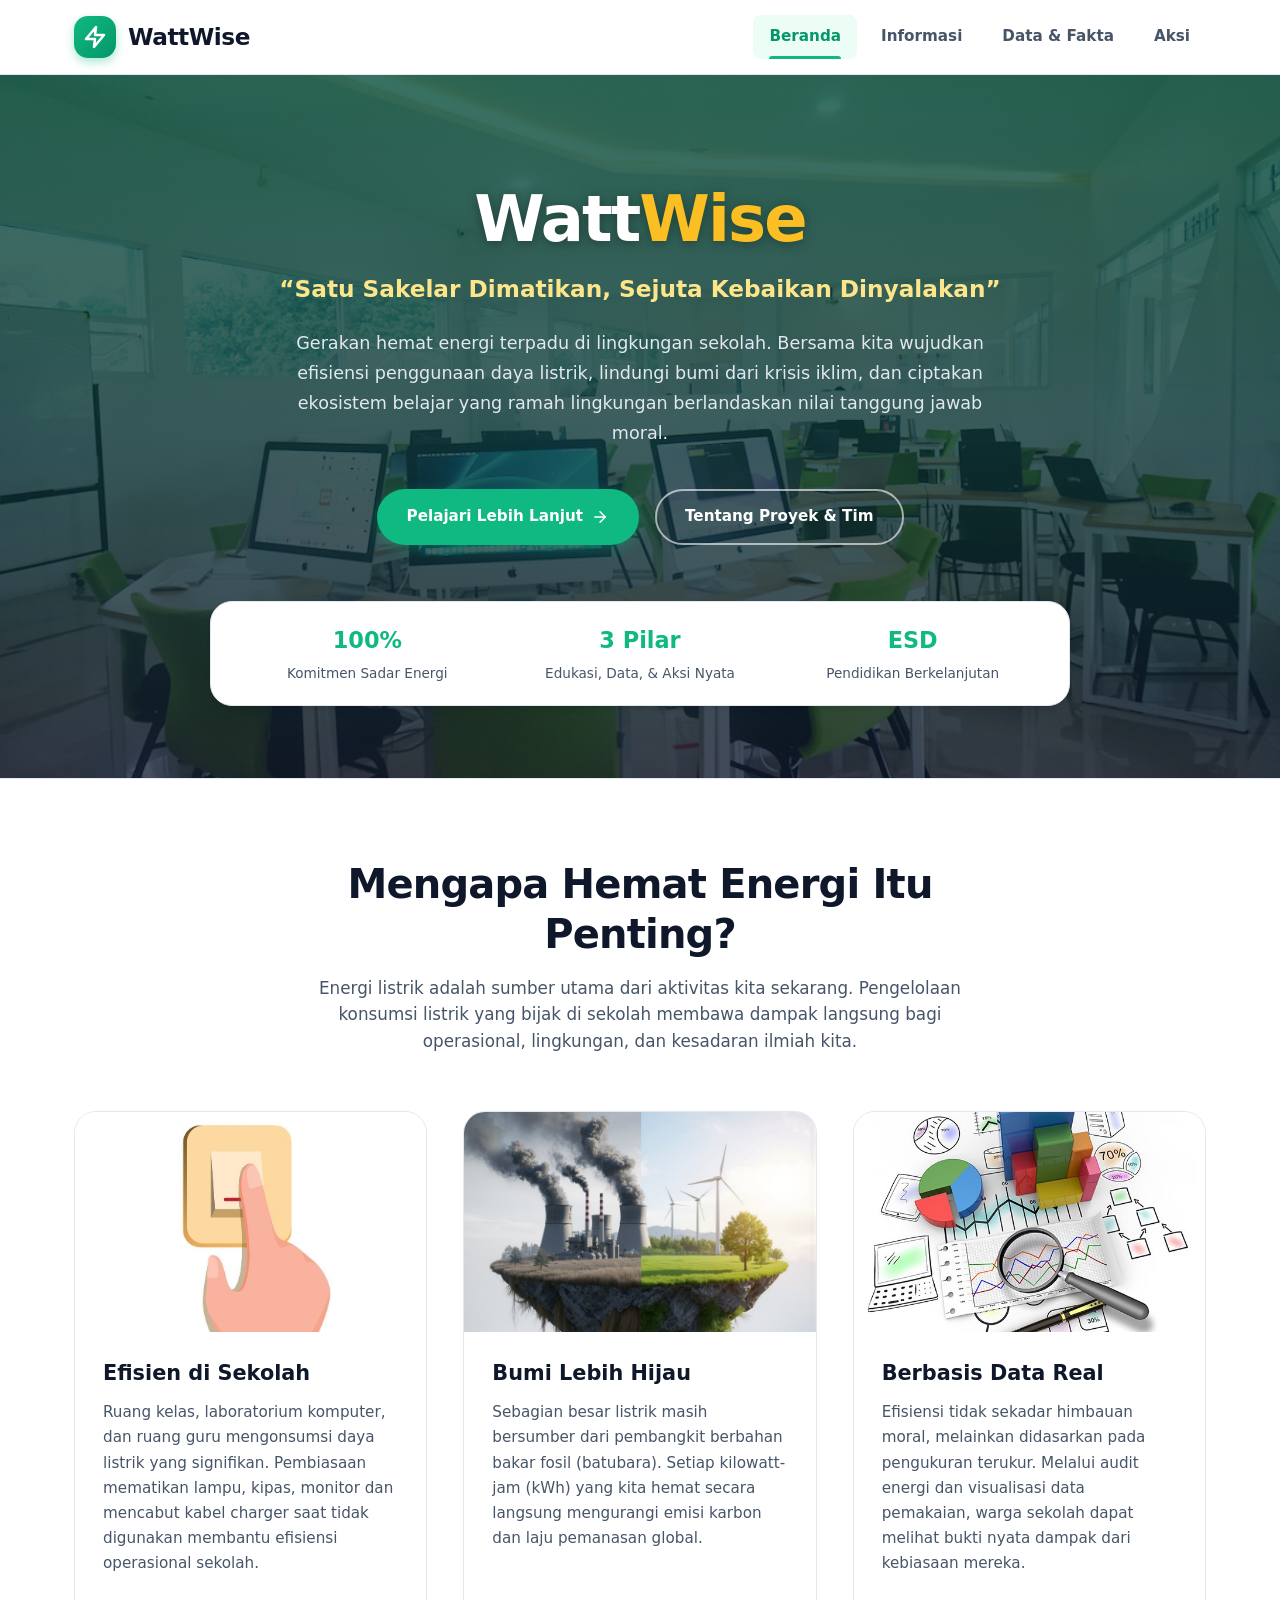
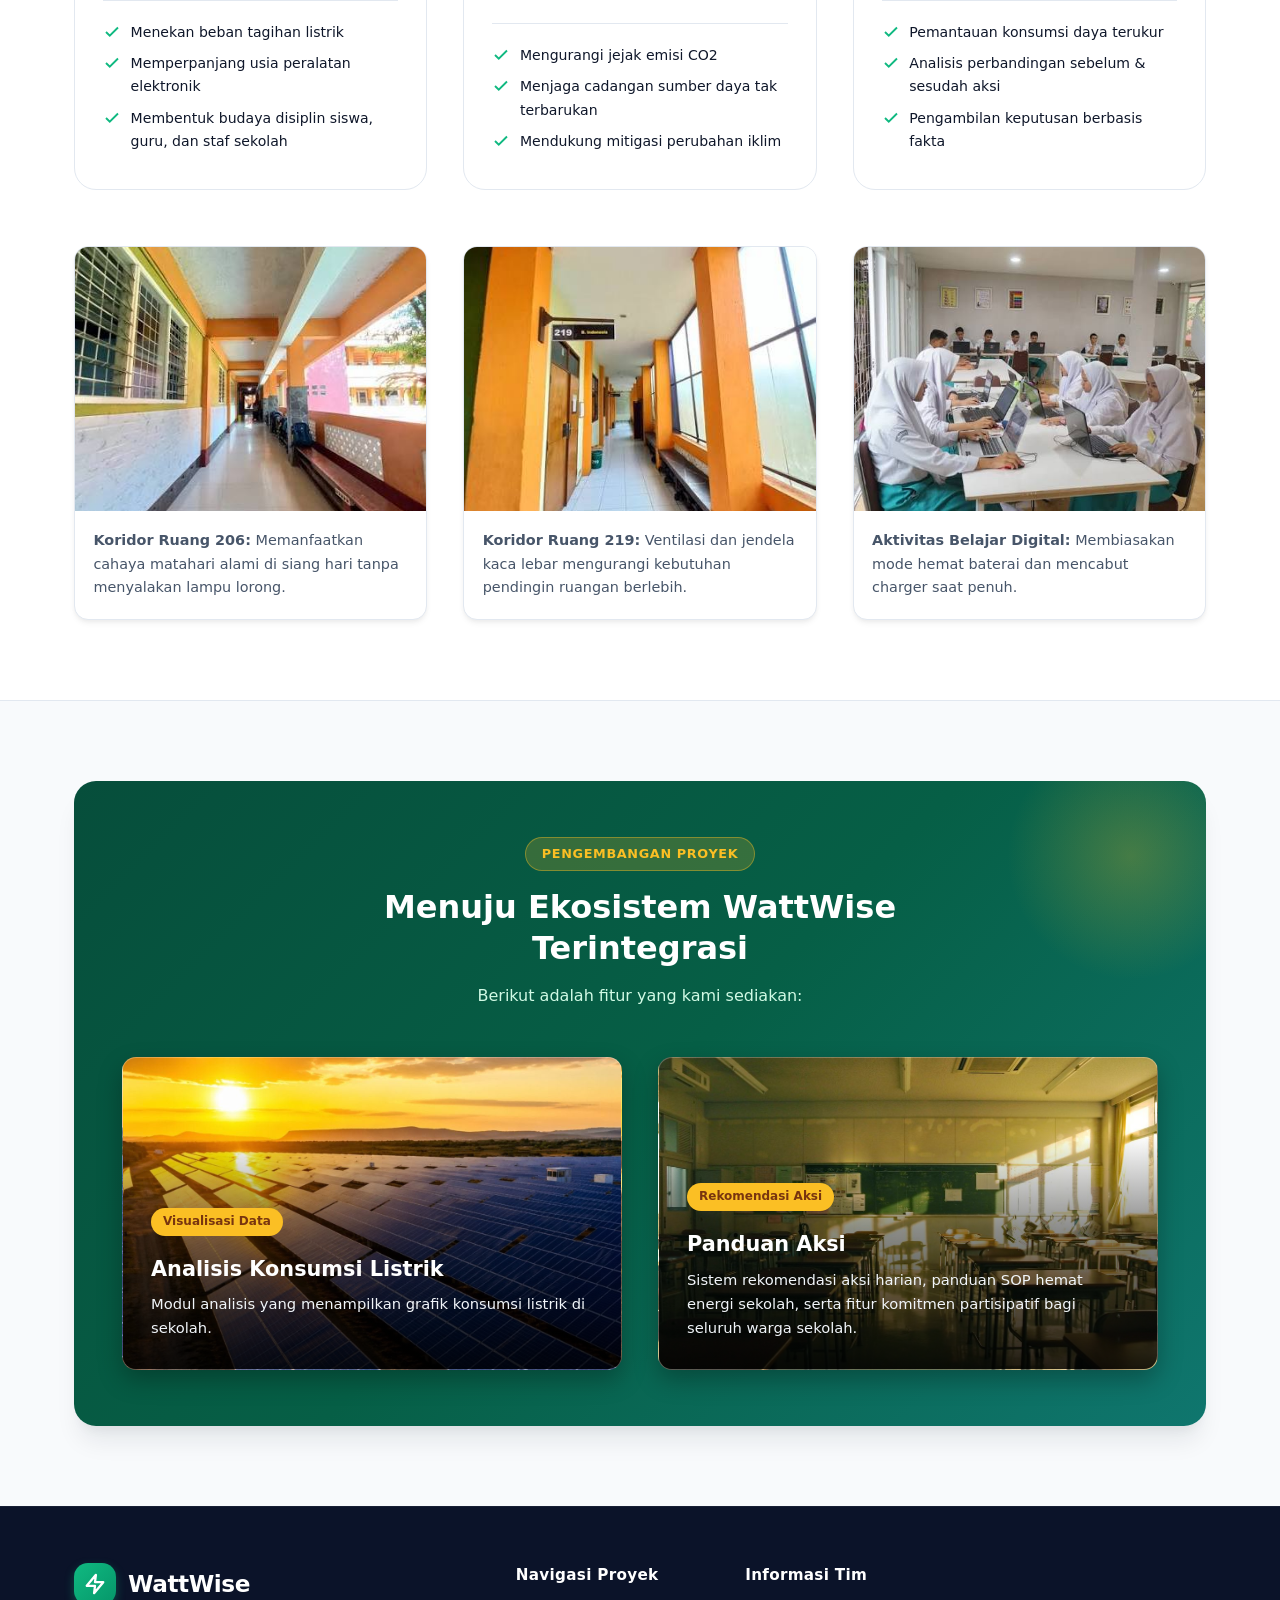
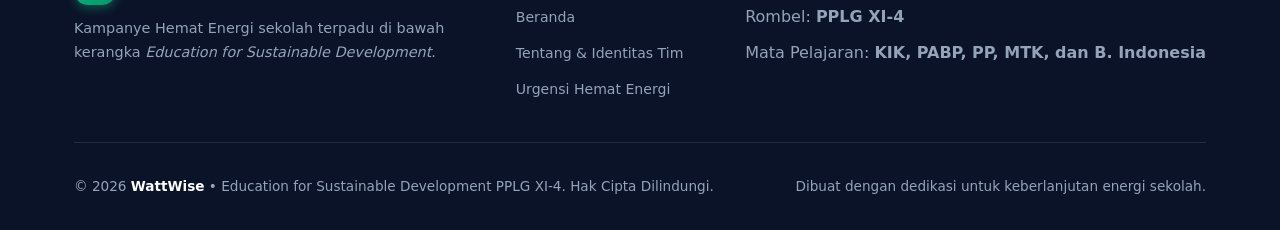
<file: index.html>
<!DOCTYPE html>
<html lang="id">
<head>
  <meta charset="UTF-8">
  <meta name="viewport" content="width=device-width, initial-scale=1.0">
  <meta name="description" content="WattWise - Kampanye Hemat Energi di Lingkungan Sekolah. Proyek ESD (Education for Sustainable Development) oleh Rombel PPLG XI-4.">
  <title>WattWise - Kampanye Hemat Energi - Satu Sakelar Dimatikan, Sejuta Kebaikan Dinyalakan</title>
  <link rel="stylesheet" href="css/style.css">
</head>
<body>

  <!-- HEADER & NAVBAR -->
  <header class="site-header">
    <div class="container">
      <nav class="navbar" aria-label="Navigasi Utama">
        <a href="index.html" class="brand-logo" title="WattWise Beranda">
          <div class="brand-icon">
            <svg width="24" height="24" viewBox="0 0 24 24" fill="none" stroke="currentColor" stroke-width="2.5" stroke-linecap="round" stroke-linejoin="round">
              <path d="M13 2L3 14h9l-1 8 10-12h-9l1-8z"></path>
            </svg>
          </div>
          <span class="brand-name">WattWise</span></span>
        </a>

        <button class="nav-toggle" id="navToggle" aria-label="Buka menu navigasi" aria-expanded="false">
          <svg viewBox="0 0 24 24" fill="none" stroke="currentColor" stroke-width="2" stroke-linecap="round" stroke-linejoin="round">
            <line x1="3" y1="12" x2="21" y2="12"></line>
            <line x1="3" y1="6" x2="21" y2="6"></line>
            <line x1="3" y1="18" x2="21" y2="18"></line>
          </svg>
        </button>

        <ul class="nav-menu" id="navMenu">
          <li><a href="index.html" class="nav-link active" aria-current="page">Beranda</a></li>
          <li><a href="tentang.html" class="nav-link">Informasi</a></li>
          <li><a href="data.html" class="nav-link">Data &amp; Fakta</a></li>
          <li><a href="aksi.html" class="nav-link">Aksi</a></li>
        </ul>
      </nav>
    </div>
  </header>

  <!-- HERO SECTION -->
  <main>
    <section class="hero-section hero-dengan-gambar" style="background-image: url('assets/img/ruang322.png');">
      <div class="container">
        <div class="hero-wrapper">
          <h1 class="hero-title">Watt<span>Wise</span></h1>

          <p class="hero-tagline">
            &ldquo;Satu Sakelar Dimatikan, Sejuta Kebaikan Dinyalakan&rdquo;
          </p>

          <p class="hero-description">
            Gerakan hemat energi terpadu di lingkungan sekolah. Bersama kita wujudkan efisiensi penggunaan daya listrik, lindungi bumi dari krisis iklim, dan ciptakan ekosistem belajar yang ramah lingkungan berlandaskan nilai tanggung jawab moral.
          </p>

          <div class="hero-actions">
            <a href="#mengapa" class="btn btn-primary">
              Pelajari Lebih Lanjut
              <svg width="18" height="18" viewBox="0 0 24 24" fill="none" stroke="currentColor" stroke-width="2" stroke-linecap="round" stroke-linejoin="round">
                <line x1="5" y1="12" x2="19" y2="12"></line>
                <polyline points="12 5 19 12 12 19"></polyline>
              </svg>
            </a>
            <a href="tentang.html" class="btn btn-outline">
              Tentang Proyek &amp; Tim
            </a>
          </div>

          <!-- Highlight Metric Strip -->
          <div class="hero-highlight-strip">
            <div class="strip-item">
              <h4>100%</h4>
              <p>Komitmen Sadar Energi</p>
            </div>
            <div class="strip-item">
              <h4>3 Pilar</h4>
              <p>Edukasi, Data, &amp; Aksi Nyata</p>
            </div>
            <div class="strip-item">
              <h4>ESD</h4>
              <p>Pendidikan Berkelanjutan</p>
            </div>
          </div>
        </div>
      </div>
    </section>

    <!-- MENGAPA HEMAT ENERGI -->
    <section class="section section-bg-alt" id="mengapa">
      <div class="container">
        <div class="section-header">
          <h2 class="section-title">Mengapa Hemat Energi Itu Penting?</h2>
          <p class="section-subtitle">
            Energi listrik adalah sumber utama dari aktivitas kita sekarang. Pengelolaan konsumsi listrik yang bijak di sekolah membawa dampak langsung bagi operasional, lingkungan, dan kesadaran ilmiah kita.
          </p>
        </div>

        <div class="cards-grid">
          <!-- Kartu 1: Efisien di Sekolah -->
          <article class="card-item card-with-image">
            <div class="card-banner-img">
              <img src="assets/img/sakelar mati.jpg" alt="Mematikan sakelar lampu">
            </div>
            <div class="card-body-padded">
              <h3 class="card-title">Efisien di Sekolah</h3>
              <p class="card-text">
                Ruang kelas, laboratorium komputer, dan ruang guru mengonsumsi daya listrik yang signifikan. Pembiasaan mematikan lampu, kipas, monitor dan mencabut kabel charger saat tidak digunakan membantu efisiensi operasional sekolah.
              </p>
              <ul class="card-highlights">
                <li>
                  <svg viewBox="0 0 24 24" fill="none" stroke="currentColor" stroke-width="2.5"><polyline points="20 6 9 17 4 12"></polyline></svg>
                  Menekan beban tagihan listrik
                </li>
                <li>
                  <svg viewBox="0 0 24 24" fill="none" stroke="currentColor" stroke-width="2.5"><polyline points="20 6 9 17 4 12"></polyline></svg>
                  Memperpanjang usia peralatan elektronik
                </li>
                <li>
                  <svg viewBox="0 0 24 24" fill="none" stroke="currentColor" stroke-width="2.5"><polyline points="20 6 9 17 4 12"></polyline></svg>
                  Membentuk budaya disiplin siswa, guru, dan staf sekolah
                </li>
              </ul>
            </div>
          </article>

          <!-- Kartu 2: Bumi Lebih Hijau -->
          <article class="card-item card-with-image">
            <div class="card-banner-img">
              <img src="assets/img/bumiHijau.jpg" alt="Bumi Hijau">
            </div>
            <div class="card-body-padded">
              <h3 class="card-title">Bumi Lebih Hijau</h3>
              <p class="card-text">
                Sebagian besar listrik masih bersumber dari pembangkit berbahan bakar fosil (batubara). Setiap kilowatt-jam (kWh) yang kita hemat secara langsung mengurangi emisi karbon dan laju pemanasan global.
              </p>
              <ul class="card-highlights">
                <li>
                  <svg viewBox="0 0 24 24" fill="none" stroke="currentColor" stroke-width="2.5"><polyline points="20 6 9 17 4 12"></polyline></svg>
                  Mengurangi jejak emisi CO2
                </li>
                <li>
                  <svg viewBox="0 0 24 24" fill="none" stroke="currentColor" stroke-width="2.5"><polyline points="20 6 9 17 4 12"></polyline></svg>
                  Menjaga cadangan sumber daya tak terbarukan
                </li>
                <li>
                  <svg viewBox="0 0 24 24" fill="none" stroke="currentColor" stroke-width="2.5"><polyline points="20 6 9 17 4 12"></polyline></svg>
                  Mendukung mitigasi perubahan iklim
                </li>
              </ul>
            </div>
          </article>

          <!-- Kartu 3: Berbasis Data -->
          <article class="card-item card-with-image">
            <div class="card-banner-img">
              <img src="assets/img/data.jpg" alt="Data Real">
            </div>
            <div class="card-body-padded">
              <h3 class="card-title">Berbasis Data Real</h3>
              <p class="card-text">
                Efisiensi tidak sekadar himbauan moral, melainkan didasarkan pada pengukuran terukur. Melalui audit energi dan visualisasi data pemakaian, warga sekolah dapat melihat bukti nyata dampak dari kebiasaan mereka.
              </p>
              <ul class="card-highlights">
                <li>
                  <svg viewBox="0 0 24 24" fill="none" stroke="currentColor" stroke-width="2.5"><polyline points="20 6 9 17 4 12"></polyline></svg>
                  Pemantauan konsumsi daya terukur
                </li>
                <li>
                  <svg viewBox="0 0 24 24" fill="none" stroke="currentColor" stroke-width="2.5"><polyline points="20 6 9 17 4 12"></polyline></svg>
                  Analisis perbandingan sebelum &amp; sesudah aksi
                </li>
                <li>
                  <svg viewBox="0 0 24 24" fill="none" stroke="currentColor" stroke-width="2.5"><polyline points="20 6 9 17 4 12"></polyline></svg>
                  Pengambilan keputusan berbasis fakta
                </li>
              </ul>
            </div>
          </article>
        </div>

        <!-- Galeri Dokumentasi Sekolah -->
        <div class="galeri-sekolah">
          <div class="galeri-item">
            <img src="assets/img/koridor206.jpg" alt="Pencahayaan Alami Koridor 206">
            <div class="galeri-caption"><strong>Koridor Ruang 206:</strong> Memanfaatkan cahaya matahari alami di siang hari tanpa menyalakan lampu lorong.</div>
          </div>
          <div class="galeri-item">
            <img src="assets/img/koridor219.jpg" alt="Pencahayaan Alami Koridor 219">
            <div class="galeri-caption"><strong>Koridor Ruang 219:</strong> Ventilasi dan jendela kaca lebar mengurangi kebutuhan pendingin ruangan berlebih.</div>
          </div>
          <div class="galeri-item">
            <img src="assets/img/ruang305orang.jpg" alt="Penggunaan Laptop di Kelas">
            <div class="galeri-caption"><strong>Aktivitas Belajar Digital:</strong> Membiasakan mode hemat baterai dan mencabut charger saat penuh.</div>
          </div>
        </div>
      </div>
    </section>

    <!-- PENGEMBANGAN PROYEK (FASE 2 & 3) -->
    <section class="section">
      <div class="container">
        <div class="teaser-container">
          <div class="teaser-intro">
            <span class="teaser-pill">Pengembangan Proyek</span>
            <h2 class="teaser-title">Menuju Ekosistem WattWise Terintegrasi</h2>
            <p class="teaser-desc">
              Berikut adalah fitur yang kami sediakan:
            </p>
          </div>

          <div class="teaser-grid">
            <!-- Kartu Visualisasi Data (Foto Full Tanpa Bingkai Dalam) -->
            <div class="bg-text-card" style="background-image: url('assets/img/panelsurya2.jpg');">
              <div class="bg-text-content">
                <span class="teaser-badge">Visualisasi Data</span>
                <h3>Analisis Konsumsi Listrik</h3>
                <p>
                  Modul analisis yang menampilkan grafik konsumsi listrik di sekolah.
                </p>
              </div>
            </div>

            <!-- Kartu Panduan Aksi (Foto Full Tanpa Bingkai Dalam) -->
            <div class="bg-text-card" style="background-image: url('assets/img/emptyclass.jpg');">
              <div class="bg-text-content">
                <span class="teaser-badge">Rekomendasi Aksi</span>
                <h3>Panduan Aksi</h3>
                <p>
                  Sistem rekomendasi aksi harian, panduan SOP hemat energi sekolah, serta fitur komitmen partisipatif bagi seluruh warga sekolah.
                </p>
              </div>
            </div>
          </div>
        </div>
      </div>
    </section>
  </main>

  <!-- FOOTER -->
  <footer class="site-footer">
    <div class="container">
      <div class="footer-top">
        <div class="footer-brand">
          <div class="brand-logo">
            <div class="brand-icon">
              <svg width="22" height="22" viewBox="0 0 24 24" fill="none" stroke="currentColor" stroke-width="2.5" stroke-linecap="round" stroke-linejoin="round">
                <path d="M13 2L3 14h9l-1 8 10-12h-9l1-8z"></path>
              </svg>
            </div>
            <span>WattWise</span>
          </div>
          <p>
            Kampanye Hemat Energi sekolah terpadu di bawah kerangka <em>Education for Sustainable Development</em>.
          </p>
        </div>

        <div class="footer-links-group">
          <h4>Navigasi Proyek</h4>
          <ul class="footer-links">
            <li><a href="index.html">Beranda</a></li>
            <li><a href="tentang.html">Tentang &amp; Identitas Tim</a></li>
            <li><a href="index.html#mengapa">Urgensi Hemat Energi</a></li>
          </ul>
        </div>

        <div class="footer-links-group">
          <h4>Informasi Tim</h4>
          <ul class="footer-links">
            <li><span>Rombel: <strong>PPLG XI-4</strong></span></li>
            <li><span>Mata Pelajaran: <strong>KIK, PABP, PP, MTK, dan B. Indonesia</strong></span></li>
          </ul>
        </div>
      </div>

      <div class="footer-bottom">
        <p>&copy; 2026 <strong>WattWise</strong> &bull; Education for Sustainable Development PPLG XI-4. Hak Cipta Dilindungi.</p>
        <p>Dibuat dengan dedikasi untuk keberlanjutan energi sekolah.</p>
      </div>
    </div>
  </footer>

  <!-- JavaScript -->
  <script src="js/main.js"></script>
</body>
</html>
</file>
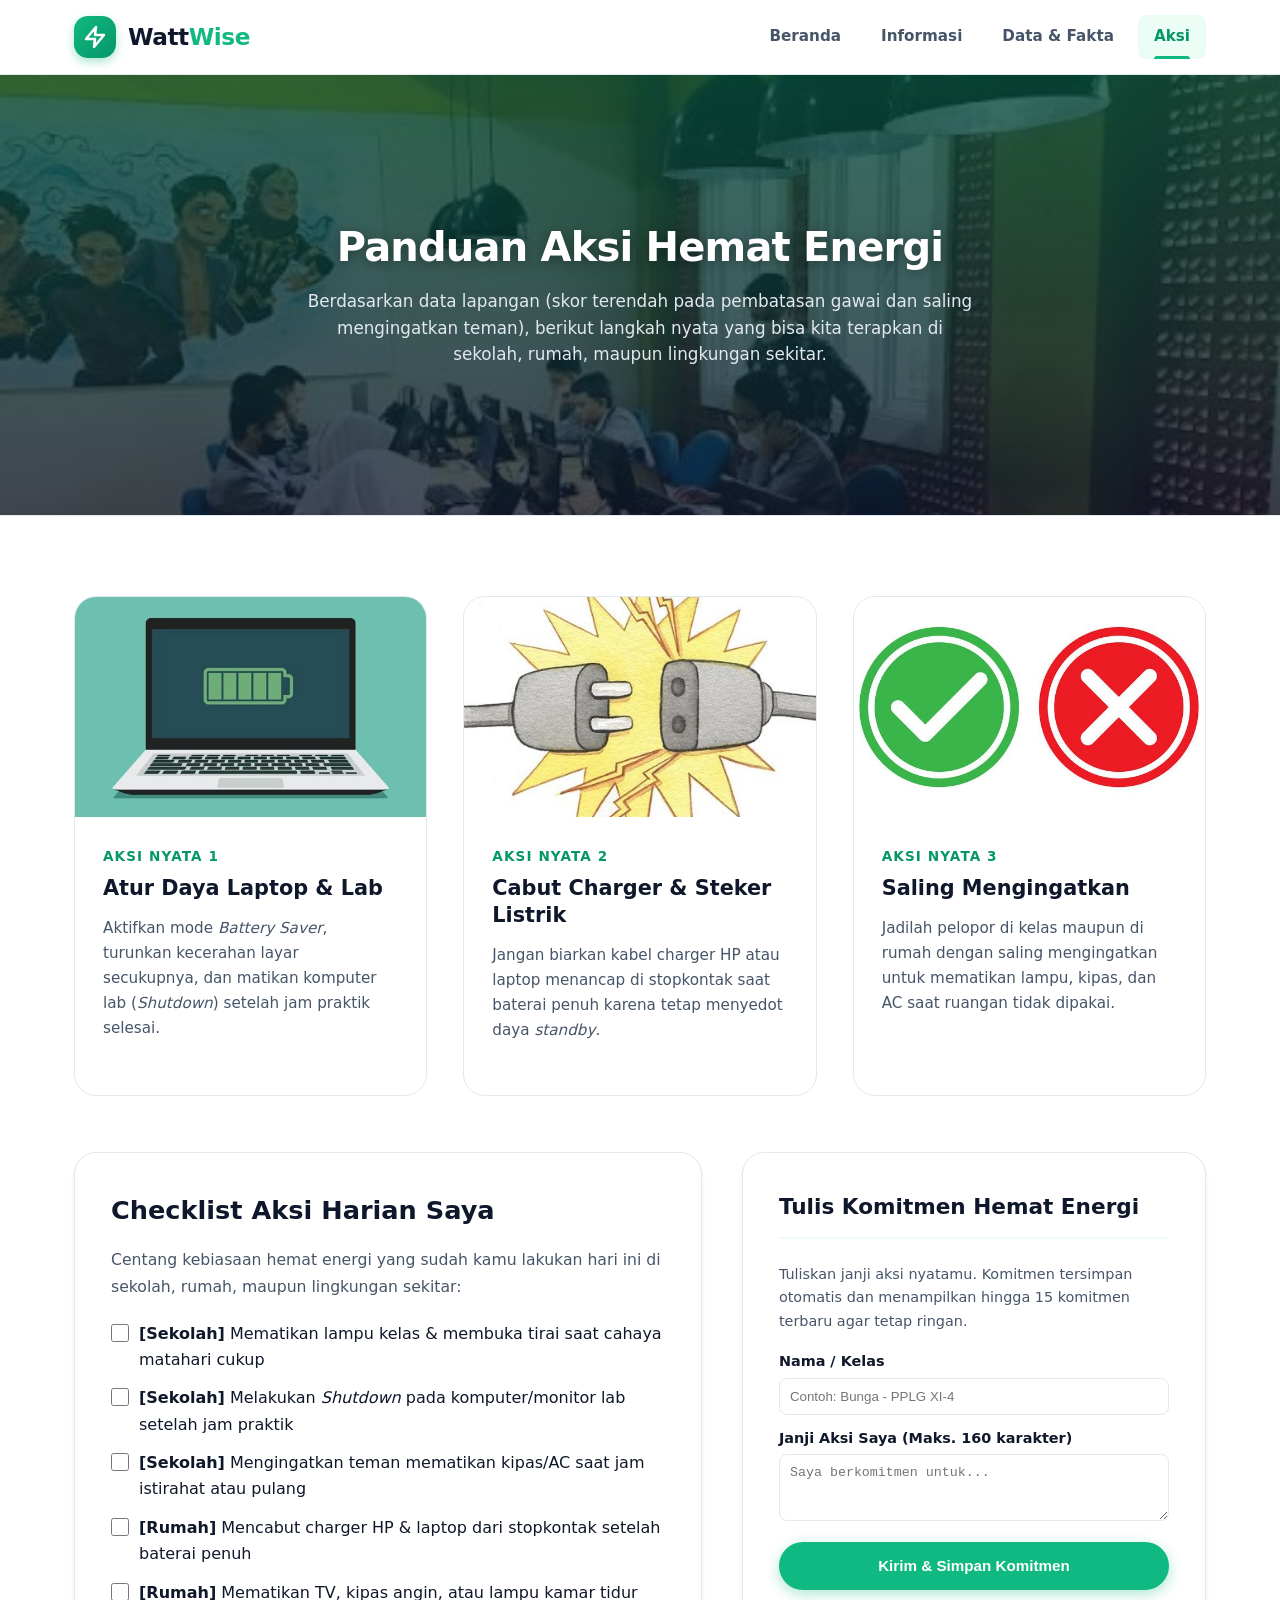
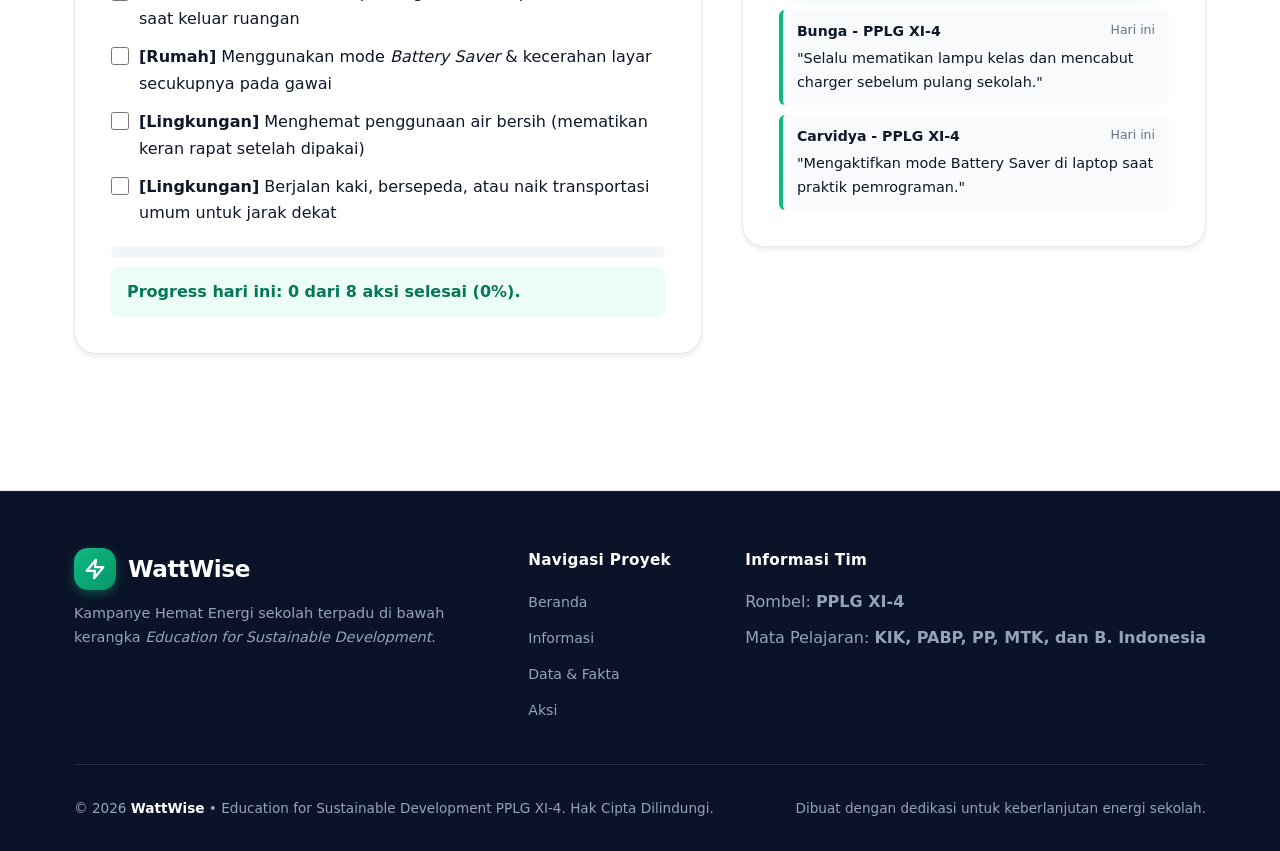
<file: aksi.html>
<!DOCTYPE html>
<html lang="id">
<head>
  <meta charset="UTF-8">
  <meta name="viewport" content="width=device-width, initial-scale=1.0">
  <meta name="description" content="Aksi & Rekomendasi Hemat Energi - WattWise PPLG XI-4">
  <title>Aksi &amp; Rekomendasi — WattWise</title>
  <link rel="stylesheet" href="css/style.css">
</head>
<body>

  <!-- HEADER & NAVBAR -->
  <header class="site-header">
    <div class="container">
      <nav class="navbar" aria-label="Navigasi Utama">
        <a href="index.html" class="brand-logo" title="WattWise Beranda">
          <div class="brand-icon">
            <svg width="24" height="24" viewBox="0 0 24 24" fill="none" stroke="currentColor" stroke-width="2.5" stroke-linecap="round" stroke-linejoin="round">
              <path d="M13 2L3 14h9l-1 8 10-12h-9l1-8z"></path>
            </svg>
          </div>
          <span class="brand-name">Watt<span>Wise</span></span>
        </a>

        <button class="nav-toggle" id="navToggle" aria-label="Buka menu navigasi" aria-expanded="false">
          <svg viewBox="0 0 24 24" fill="none" stroke="currentColor" stroke-width="2" stroke-linecap="round" stroke-linejoin="round">
            <line x1="3" y1="12" x2="21" y2="12"></line>
            <line x1="3" y1="6" x2="21" y2="6"></line>
            <line x1="3" y1="18" x2="21" y2="18"></line>
          </svg>
        </button>

        <ul class="nav-menu" id="navMenu">
          <li><a href="index.html" class="nav-link">Beranda</a></li>
          <li><a href="tentang.html" class="nav-link">Informasi</a></li>
          <li><a href="data.html" class="nav-link">Data &amp; Fakta</a></li>
          <li><a href="aksi.html" class="nav-link active" aria-current="page">Aksi</a></li>
        </ul>
      </nav>
    </div>
  </header>

  <!-- KONTEN UTAMA FASE 3 -->
  <main>
    <!-- Banner Judul dengan Foto -->
    <section class="section hero-dengan-gambar" style="background-image: url('assets/img/ruang301.jpg');">
      <div class="container">
        <div class="section-header" style="margin-bottom: 0;">
          <h1 class="section-title">Panduan Aksi Hemat Energi</h1>
          <p class="section-subtitle">
            Berdasarkan data lapangan (skor terendah pada pembatasan gawai dan saling mengingatkan teman), berikut langkah nyata yang bisa kita terapkan di sekolah, rumah, maupun lingkungan sekitar.
          </p>
        </div>
      </div>
    </section>

    <!-- Section Kartu Rekomendasi, Checklist, & Komitmen -->
    <section class="section section-bg-alt">
      <div class="container">
        <!-- 3 Kartu Rekomendasi Aksi (Foto Full Tanpa Padding Dalam) -->
        <div class="cards-grid" style="margin-bottom: 3.5rem;">
          <article class="card-item card-with-image">
            <div class="card-banner-img">
              <img src="assets/img/energysaver.jpg" alt="Mode Hemat Daya Laptop">
            </div>
            <div class="card-body-padded">
              <span class="section-tag">Aksi Nyata 1</span>
              <h3 class="card-title">Atur Daya Laptop &amp; Lab</h3>
              <p class="card-text">
                Aktifkan mode <em>Battery Saver</em>, turunkan kecerahan layar secukupnya, dan matikan komputer lab (<em>Shutdown</em>) setelah jam praktik selesai.
              </p>
            </div>
          </article>

          <article class="card-item card-with-image">
            <div class="card-banner-img">
              <img src="assets/img/cabut kabel.jpg" alt="Mencabut charger saat tidak dipakai">
            </div>
            <div class="card-body-padded">
              <span class="section-tag">Aksi Nyata 2</span>
              <h3 class="card-title">Cabut Charger &amp; Steker Listrik</h3>
              <p class="card-text">
                Jangan biarkan kabel charger HP atau laptop menancap di stopkontak saat baterai penuh karena tetap menyedot daya <em>standby</em>.
              </p>
            </div>
          </article>

          <article class="card-item card-with-image">
            <div class="card-banner-img">
              <img src="assets/img/benarSalah2.jpg" alt="Saling Mengingatkan Hemat Energi">
            </div>
            <div class="card-body-padded">
              <span class="section-tag">Aksi Nyata 3</span>
              <h3 class="card-title">Saling Mengingatkan</h3>
              <p class="card-text">
                Jadilah pelopor di kelas maupun di rumah dengan saling mengingatkan untuk mematikan lampu, kipas, dan AC saat ruangan tidak dipakai.
              </p>
            </div>
          </article>
        </div>

        <!-- Fitur Interaktif 1 & 2: Checklist Harian & Form Komitmen -->
        <div class="esd-story-grid">
          <!-- Checklist Harian (Sekolah, Rumah, Lingkungan) -->
          <div class="story-card">
            <h2>Checklist Aksi Harian Saya</h2>
            <p>Centang kebiasaan hemat energi yang sudah kamu lakukan hari ini di sekolah, rumah, maupun lingkungan sekitar:</p>

            <div id="checklistAksi" style="display: flex; flex-direction: column; gap: 12px; margin: 1.25rem 0;">
              <label style="display: flex; align-items: flex-start; gap: 10px; cursor: pointer;">
                <input type="checkbox" class="aksi-check" style="width: 18px; height: 18px; margin-top: 3px; flex-shrink: 0;">
                <span><strong>[Sekolah]</strong> Mematikan lampu kelas &amp; membuka tirai saat cahaya matahari cukup</span>
              </label>
              <label style="display: flex; align-items: flex-start; gap: 10px; cursor: pointer;">
                <input type="checkbox" class="aksi-check" style="width: 18px; height: 18px; margin-top: 3px; flex-shrink: 0;">
                <span><strong>[Sekolah]</strong> Melakukan <em>Shutdown</em> pada komputer/monitor lab setelah jam praktik</span>
              </label>
              <label style="display: flex; align-items: flex-start; gap: 10px; cursor: pointer;">
                <input type="checkbox" class="aksi-check" style="width: 18px; height: 18px; margin-top: 3px; flex-shrink: 0;">
                <span><strong>[Sekolah]</strong> Mengingatkan teman mematikan kipas/AC saat jam istirahat atau pulang</span>
              </label>
              <label style="display: flex; align-items: flex-start; gap: 10px; cursor: pointer;">
                <input type="checkbox" class="aksi-check" style="width: 18px; height: 18px; margin-top: 3px; flex-shrink: 0;">
                <span><strong>[Rumah]</strong> Mencabut charger HP &amp; laptop dari stopkontak setelah baterai penuh</span>
              </label>
              <label style="display: flex; align-items: flex-start; gap: 10px; cursor: pointer;">
                <input type="checkbox" class="aksi-check" style="width: 18px; height: 18px; margin-top: 3px; flex-shrink: 0;">
                <span><strong>[Rumah]</strong> Mematikan TV, kipas angin, atau lampu kamar tidur saat keluar ruangan</span>
              </label>
              <label style="display: flex; align-items: flex-start; gap: 10px; cursor: pointer;">
                <input type="checkbox" class="aksi-check" style="width: 18px; height: 18px; margin-top: 3px; flex-shrink: 0;">
                <span><strong>[Rumah]</strong> Menggunakan mode <em>Battery Saver</em> &amp; kecerahan layar secukupnya pada gawai</span>
              </label>
              <label style="display: flex; align-items: flex-start; gap: 10px; cursor: pointer;">
                <input type="checkbox" class="aksi-check" style="width: 18px; height: 18px; margin-top: 3px; flex-shrink: 0;">
                <span><strong>[Lingkungan]</strong> Menghemat penggunaan air bersih (mematikan keran rapat setelah dipakai)</span>
              </label>
              <label style="display: flex; align-items: flex-start; gap: 10px; cursor: pointer;">
                <input type="checkbox" class="aksi-check" style="width: 18px; height: 18px; margin-top: 3px; flex-shrink: 0;">
                <span><strong>[Lingkungan]</strong> Berjalan kaki, bersepeda, atau naik transportasi umum untuk jarak dekat</span>
              </label>
            </div>

            <!-- Bar Progress Visual & Teks Status -->
            <div style="background: var(--surface-alt); border-radius: 999px; height: 10px; overflow: hidden; margin-bottom: 10px;">
              <div id="progressBarAksi" style="width: 0%; height: 100%; background: var(--primary); transition: width 0.3s ease;"></div>
            </div>
            <div id="statusChecklist" style="padding: 12px 16px; background: var(--primary-light); color: var(--primary-deep); border-radius: var(--radius-sm); font-weight: 600;">
              Progress hari ini: 0 dari 8 aksi selesai (0%).
            </div>
          </div>

          <!-- Form Komitmen Hemat Energi (Tersimpan Ringan di Browser) -->
          <div class="mapel-card">
            <h3>Tulis Komitmen Hemat Energi</h3>
            <p style="font-size: 0.9rem; color: var(--text-muted); margin-bottom: 1rem;">
              Tuliskan janji aksi nyatamu. Komitmen tersimpan otomatis dan menampilkan hingga 15 komitmen terbaru agar tetap ringan.
            </p>
            <form id="formKomitmen" style="display: flex; flex-direction: column; gap: 12px;">
              <div>
                <label for="namaSiswa" style="display: block; font-size: 0.9rem; font-weight: 600; margin-bottom: 4px;">Nama / Kelas</label>
                <input type="text" id="namaSiswa" maxlength="40" required placeholder="Contoh: Bunga - PPLG XI-4" style="width: 100%; padding: 10px; border: 1px solid var(--border); border-radius: var(--radius-sm);">
              </div>
              <div>
                <label for="isiKomitmen" style="display: block; font-size: 0.9rem; font-weight: 600; margin-bottom: 4px;">Janji Aksi Saya (Maks. 160 karakter)</label>
                <textarea id="isiKomitmen" rows="3" maxlength="160" required placeholder="Saya berkomitmen untuk..." style="width: 100%; padding: 10px; border: 1px solid var(--border); border-radius: var(--radius-sm);"></textarea>
              </div>
              <button type="submit" class="btn btn-primary" style="width: 100%;">Kirim &amp; Simpan Komitmen</button>
            </form>

            <!-- Daftar Komitmen Tersimpan -->
            <div id="daftarKomitmen" style="margin-top: 1.25rem; display: flex; flex-direction: column; gap: 10px; max-height: 320px; overflow-y: auto;"></div>
          </div>
        </div>
      </div>
    </section>
  </main>

  <!-- FOOTER -->
  <footer class="site-footer">
    <div class="container">
      <div class="footer-top">
        <div class="footer-brand">
          <div class="brand-logo">
            <div class="brand-icon">
              <svg width="22" height="22" viewBox="0 0 24 24" fill="none" stroke="currentColor" stroke-width="2.5" stroke-linecap="round" stroke-linejoin="round">
                <path d="M13 2L3 14h9l-1 8 10-12h-9l1-8z"></path>
              </svg>
            </div>
            <span>WattWise</span>
          </div>
          <p>
            Kampanye Hemat Energi sekolah terpadu di bawah kerangka <em>Education for Sustainable Development</em>.
          </p>
        </div>

        <div class="footer-links-group">
          <h4>Navigasi Proyek</h4>
          <ul class="footer-links">
            <li><a href="index.html">Beranda</a></li>
            <li><a href="tentang.html">Informasi</a></li>
            <li><a href="data.html">Data &amp; Fakta</a></li>
            <li><a href="aksi.html">Aksi</a></li>
          </ul>
        </div>

        <div class="footer-links-group">
          <h4>Informasi Tim</h4>
          <ul class="footer-links">
            <li><span>Rombel: <strong>PPLG XI-4</strong></span></li>
            <li><span>Mata Pelajaran: <strong>KIK, PABP, PP, MTK, dan B. Indonesia</strong></span></li>
          </ul>
        </div>
      </div>

      <div class="footer-bottom">
        <p>&copy; 2026 <strong>WattWise</strong> &bull; Education for Sustainable Development PPLG XI-4. Hak Cipta Dilindungi.</p>
        <p>Dibuat dengan dedikasi untuk keberlanjutan energi sekolah.</p>
      </div>
    </div>
  </footer>

  <script src="js/main.js"></script>
</body>
</html>
</file>
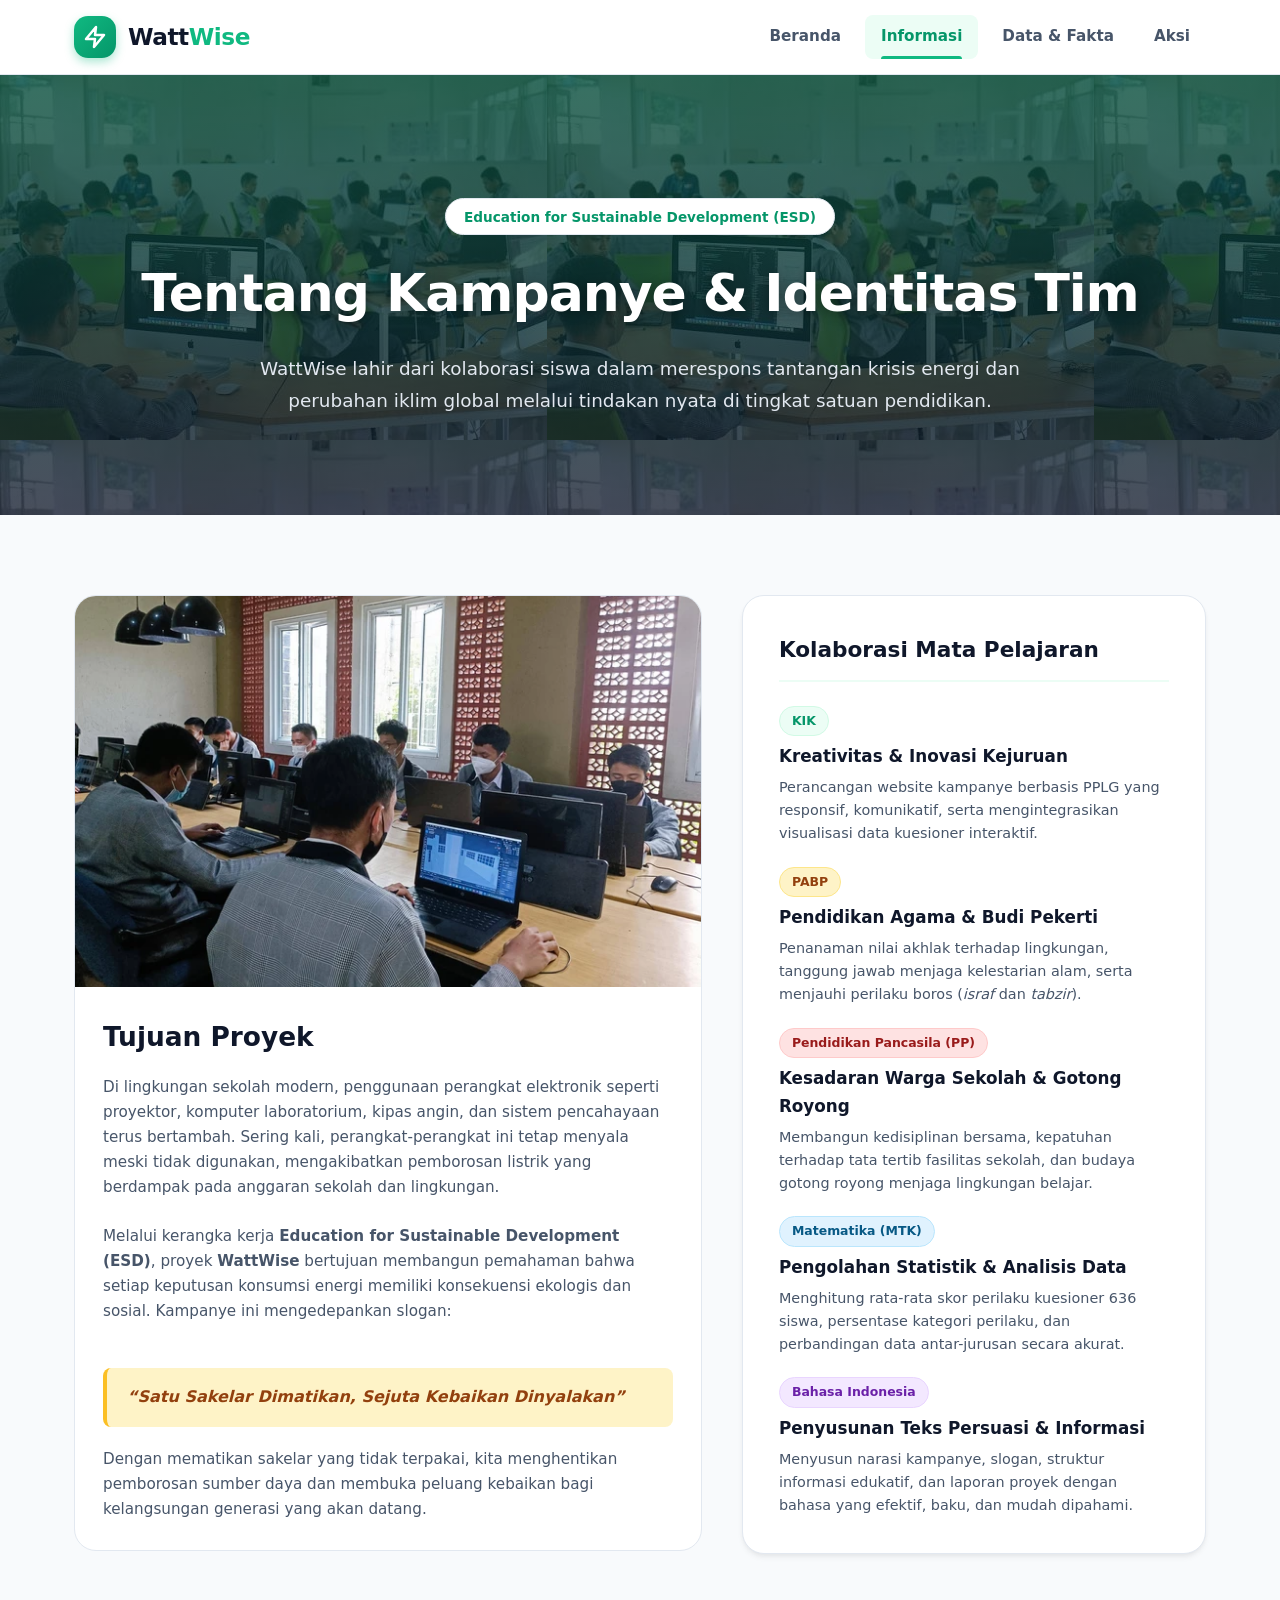
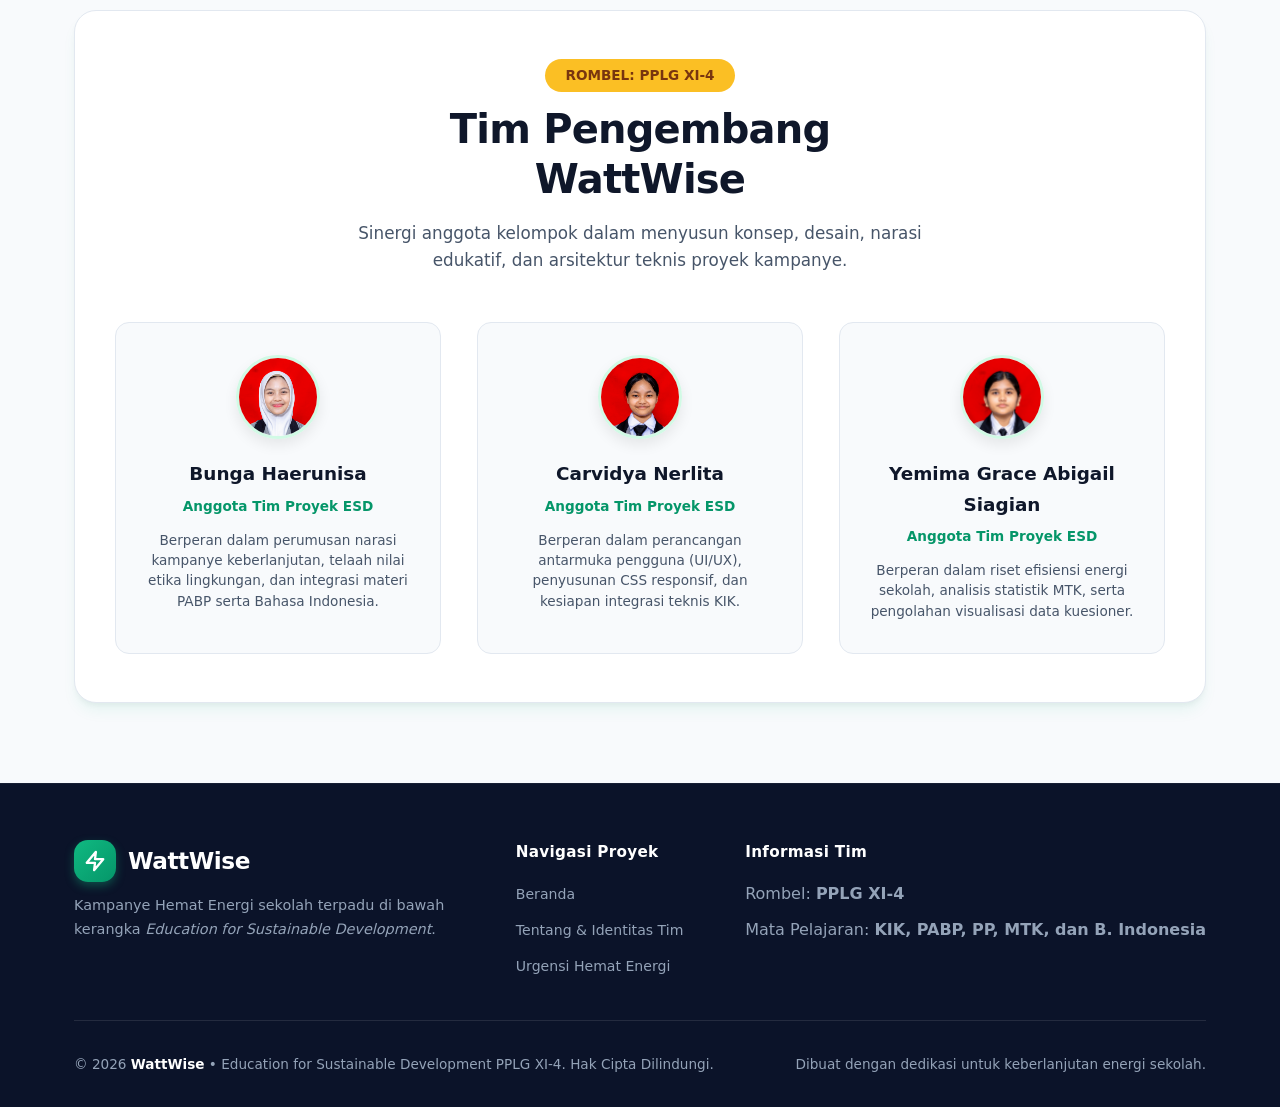
<file: tentang.html>
<!DOCTYPE html>
<html lang="id">
<head>
  <meta charset="UTF-8">
  <meta name="viewport" content="width=device-width, initial-scale=1.0">
  <meta name="description" content="Tentang Kampanye WattWise & Identitas Tim Proyek ESD - Rombel PPLG XI-4.">
  <title>Tentang &amp; Identitas Tim | WattWise - Proyek ESD</title>
  <link rel="stylesheet" href="css/style.css">
</head>
<body>

  <!-- HEADER & NAVBAR STICKY -->
  <header class="site-header">
    <div class="container">
      <nav class="navbar" aria-label="Navigasi Utama">
        <!-- Logo WattWise -->
        <a href="index.html" class="brand-logo" title="WattWise Beranda">
          <div class="brand-icon">
            <svg width="24" height="24" viewBox="0 0 24 24" fill="none" stroke="currentColor" stroke-width="2.5" stroke-linecap="round" stroke-linejoin="round">
              <path d="M13 2L3 14h9l-1 8 10-12h-9l1-8z"></path>
            </svg>
          </div>
          <span class="brand-name">Watt<span>Wise</span></span>
        </a>

        <!-- Tombol Menu Mobile Hamburger -->
        <button class="nav-toggle" id="navToggle" aria-label="Buka menu navigasi" aria-expanded="false">
          <svg viewBox="0 0 24 24" fill="none" stroke="currentColor" stroke-width="2" stroke-linecap="round" stroke-linejoin="round">
            <line x1="3" y1="12" x2="21" y2="12"></line>
            <line x1="3" y1="6" x2="21" y2="6"></line>
            <line x1="3" y1="18" x2="21" y2="18"></line>
          </svg>
        </button>

        <!-- Menu Navigasi -->
        <ul class="nav-menu" id="navMenu">
          <li><a href="index.html" class="nav-link">Beranda</a></li>
          <li><a href="tentang.html" class="nav-link active" aria-current="page">Informasi</a></li>
          <li><a href="data.html" class="nav-link">Data &amp; Fakta</a></li>
          <li><a href="aksi.html" class="nav-link">Aksi</a></li>
        </ul>
      </nav>
    </div>
  </header>

  <!-- ==================== MAIN CONTENT ==================== -->
  <main>
    <!-- Header Halaman Tentang (Foto Menetap & Tanpa Garis Stabilo) -->
    <section class="about-hero hero-dengan-gambar" style="background-image: url('assets/img/ruang322orang.jpg');">
      <div class="container">
        <div class="about-badge">
          Education for Sustainable Development (ESD)
        </div>
        <h1 class="about-title">Tentang Kampanye &amp; Identitas Tim</h1>
        <p class="about-lead">
          WattWise lahir dari kolaborasi siswa dalam merespons tantangan krisis energi dan perubahan iklim global melalui tindakan nyata di tingkat satuan pendidikan.
        </p>
      </div>
    </section>

    <!-- Section Latar Belakang & Integrasi Mapel -->
    <section class="section">
      <div class="container">
        <div class="esd-story-grid">
          <!-- Latar Belakang & Tujuan ESD -->
          <article class="card-item card-with-image">
            <div class="card-banner-img">
              <img src="assets/img/301covid.webp" alt="Diskusi Tim Proyek ESD">
            </div>
            <div class="card-body-padded">
              <h2 style="font-size: 1.65rem; font-weight: 800; margin-bottom: 1rem; color: var(--text-main);">
                Tujuan Proyek
              </h2>
              <p class="card-text">
                Di lingkungan sekolah modern, penggunaan perangkat elektronik seperti proyektor, komputer laboratorium, kipas angin, dan sistem pencahayaan terus bertambah. Sering kali, perangkat-perangkat ini tetap menyala meski tidak digunakan, mengakibatkan pemborosan listrik yang berdampak pada anggaran sekolah dan lingkungan.
              </p>
              <p class="card-text">
                Melalui kerangka kerja <strong>Education for Sustainable Development (ESD)</strong>, proyek <strong>WattWise</strong> bertujuan membangun pemahaman bahwa setiap keputusan konsumsi energi memiliki konsekuensi ekologis dan sosial. Kampanye ini mengedepankan slogan:
              </p>
              <blockquote style="margin: 1.25rem 0; padding: 1rem 1.25rem; border-left: 4px solid var(--accent); background-color: var(--accent-light); border-radius: var(--radius-sm); font-style: italic; color: #92400e; font-weight: 600;">
                &ldquo;Satu Sakelar Dimatikan, Sejuta Kebaikan Dinyalakan&rdquo;
              </blockquote>
              <p class="card-text" style="margin-bottom: 0;">
                Dengan mematikan sakelar yang tidak terpakai, kita menghentikan pemborosan sumber daya dan membuka peluang kebaikan bagi kelangsungan generasi yang akan datang.
              </p>
            </div>
          </article>

          <!-- Integrasi 5 Mata Pelajaran -->
          <aside class="mapel-card">
            <h3>Kolaborasi Mata Pelajaran</h3>
            
            <div class="mapel-item">
              <span class="mapel-badge badge-kik">KIK</span>
              <h4>Kreativitas &amp; Inovasi Kejuruan</h4>
              <p>
                Perancangan website kampanye berbasis PPLG yang responsif, komunikatif, serta mengintegrasikan visualisasi data kuesioner interaktif.
              </p>
            </div>

            <div class="mapel-item">
              <span class="mapel-badge badge-pabp">PABP</span>
              <h4>Pendidikan Agama &amp; Budi Pekerti</h4>
              <p>
                Penanaman nilai akhlak terhadap lingkungan, tanggung jawab menjaga kelestarian alam, serta menjauhi perilaku boros (<em>israf</em> dan <em>tabzir</em>).
              </p>
            </div>

            <div class="mapel-item">
              <span class="mapel-badge badge-pp">Pendidikan Pancasila (PP)</span>
              <h4>Kesadaran Warga Sekolah &amp; Gotong Royong</h4>
              <p>
                Membangun kedisiplinan bersama, kepatuhan terhadap tata tertib fasilitas sekolah, dan budaya gotong royong menjaga lingkungan belajar.
              </p>
            </div>

            <div class="mapel-item">
              <span class="mapel-badge badge-mtk">Matematika (MTK)</span>
              <h4>Pengolahan Statistik &amp; Analisis Data</h4>
              <p>
                Menghitung rata-rata skor perilaku kuesioner 636 siswa, persentase kategori perilaku, dan perbandingan data antar-jurusan secara akurat.
              </p>
            </div>

            <div class="mapel-item">
              <span class="mapel-badge badge-bindo">Bahasa Indonesia</span>
              <h4>Penyusunan Teks Persuasi &amp; Informasi</h4>
              <p>
                Menyusun narasi kampanye, slogan, struktur informasi edukatif, dan laporan proyek dengan bahasa yang efektif, baku, dan mudah dipahami.
              </p>
            </div>
          </aside>
        </div>

        <!-- Section Identitas Tim -->
        <section class="team-section">
          <div class="team-header">
            <span class="team-rombel-pill">ROMBEL: PPLG XI-4</span>
            <h2 class="section-title">Tim Pengembang WattWise</h2>
            <p class="section-subtitle">
              Sinergi anggota kelompok dalam menyusun konsep, desain, narasi edukatif, dan arsitektur teknis proyek kampanye.
            </p>
          </div>

          <div class="team-grid">
            <!-- Anggota 1: Bunga Haerunisa -->
            <div class="member-card">
              <div class="member-avatar">
                <img src="assets/img/12510883.JPG" alt="Foto Bunga Haerunisa">
              </div>
              <h3 class="member-name">Bunga Haerunisa</h3>
              <p class="member-role">Anggota Tim Proyek ESD</p>
              <p class="member-desc">
                Berperan dalam perumusan narasi kampanye keberlanjutan, telaah nilai etika lingkungan, dan integrasi materi PABP serta Bahasa Indonesia.
              </p>
            </div>

            <!-- Anggota 2: Carvidya Nerlita -->
            <div class="member-card">
              <div class="member-avatar">
                <img src="assets/img/12510887.JPG" alt="Foto Carvidya Nerlita">
              </div>
              <h3 class="member-name">Carvidya Nerlita</h3>
              <p class="member-role">Anggota Tim Proyek ESD</p>
              <p class="member-desc">
                Berperan dalam perancangan antarmuka pengguna (UI/UX), penyusunan CSS responsif, dan kesiapan integrasi teknis KIK.
              </p>
            </div>

            <!-- Anggota 3: Yemima Grace Abigail Siagian -->
            <div class="member-card">
              <div class="member-avatar">
                <img src="assets/img/12511412.JPG" alt="Foto Yemima Grace Abigail Siagian">
              </div>
              <h3 class="member-name">Yemima Grace Abigail Siagian</h3>
              <p class="member-role">Anggota Tim Proyek ESD</p>
              <p class="member-desc">
                Berperan dalam riset efisiensi energi sekolah, analisis statistik MTK, serta pengolahan visualisasi data kuesioner.
              </p>
            </div>
          </div>
        </section>
      </div>
    </section>
  </main>

  <!-- ==================== FOOTER ==================== -->
  <footer class="site-footer">
    <div class="container">
      <div class="footer-top">
        <div class="footer-brand">
          <div class="brand-logo">
            <div class="brand-icon">
              <svg width="22" height="22" viewBox="0 0 24 24" fill="none" stroke="currentColor" stroke-width="2.5" stroke-linecap="round" stroke-linejoin="round">
                <path d="M13 2L3 14h9l-1 8 10-12h-9l1-8z"></path>
              </svg>
            </div>
            <span>WattWise</span>
          </div>
          <p>
            Kampanye Hemat Energi sekolah terpadu di bawah kerangka <em>Education for Sustainable Development</em>.
          </p>
        </div>

        <div class="footer-links-group">
          <h4>Navigasi Proyek</h4>
          <ul class="footer-links">
            <li><a href="index.html">Beranda</a></li>
            <li><a href="tentang.html">Tentang &amp; Identitas Tim</a></li>
            <li><a href="index.html#mengapa">Urgensi Hemat Energi</a></li>
          </ul>
        </div>

        <div class="footer-links-group">
          <h4>Informasi Tim</h4>
          <ul class="footer-links">
            <li><span>Rombel: <strong>PPLG XI-4</strong></span></li>
            <li><span>Mata Pelajaran: <strong>KIK, PABP, PP, MTK, dan B. Indonesia</strong></span></li>
          </ul>
        </div>
      </div>

      <div class="footer-bottom">
        <p>&copy; 2026 <strong>WattWise</strong> &bull; Education for Sustainable Development PPLG XI-4. Hak Cipta Dilindungi.</p>
        <p>Dibuat dengan dedikasi untuk keberlanjutan energi sekolah.</p>
      </div>
    </div>
  </footer>

  <!-- JavaScript -->
  <script src="js/main.js"></script>
</body>
</html>
</file>
<file: css/style.css>
/* ===================================================================
   WATTWISE - CSS STYLESHEET (FINAL CLEAN & RESPONSIVE)
   Kampanye Hemat Energi - Proyek ESD (Education for Sustainable Development)
   Rombel: PPLG XI-4
   Skema Warna: Hijau Alam (#10B981) & Kuning Energi (#FBBF24)
   =================================================================== */

/* 1. CSS VARIABLES (DESIGN TOKENS) */
:root {
  /* Skema Warna Utama */
  --primary: #10B981;
  --primary-dark: #059669;
  --primary-deep: #047857;
  --primary-light: #ecfdf5;
  --primary-subtle: #d1fae5;

  /* Skema Warna Aksen (Energi) */
  --accent: #FBBF24;
  --accent-dark: #d97706;
  --accent-light: #fef3c7;
  --accent-glow: rgba(251, 191, 36, 0.35);

  /* Warna Netral & Permukaan */
  --bg-page: #f8fafc;
  --surface: #ffffff;
  --surface-alt: #f1f5f9;
  --text-main: #0f172a;
  --text-muted: #475569;
  --text-light: #94a3b8;
  --border: #e2e8f0;
  --border-focus: #10B981;

  /* Efek Bayangan (Shadows) */
  --shadow-xs: 0 1px 2px 0 rgba(0, 0, 0, 0.05);
  --shadow-sm: 0 4px 6px -1px rgba(0, 0, 0, 0.06), 0 2px 4px -1px rgba(0, 0, 0, 0.04);
  --shadow-md: 0 10px 15px -3px rgba(16, 185, 129, 0.08), 0 4px 6px -2px rgba(0, 0, 0, 0.05);
  --shadow-lg: 0 20px 25px -5px rgba(15, 23, 42, 0.08), 0 10px 10px -5px rgba(0, 0, 0, 0.04);
  --shadow-card: 0 12px 28px -4px rgba(16, 185, 129, 0.12);

  /* Kelengkungan Sudut (Border Radius) */
  --radius-sm: 8px;
  --radius-md: 14px;
  --radius-lg: 22px;
  --radius-pill: 9999px;

  /* Tipografi & Transisi */
  --font-sans: 'Inter', system-ui, -apple-system, BlinkMacSystemFont, 'Segoe UI', Roboto, sans-serif;
  --transition-fast: 0.2s ease;
  --transition-normal: 0.3s cubic-bezier(0.4, 0, 0.2, 1);
}

/* 2. RESET & GLOBAL STYLES */
*, *::before, *::after {
  box-sizing: border-box;
  margin: 0;
  padding: 0;
}

html {
  scroll-behavior: smooth;
  font-size: 16px;
}

body {
  font-family: var(--font-sans);
  background-color: var(--bg-page);
  color: var(--text-main);
  line-height: 1.65;
  -webkit-font-smoothing: antialiased;
  min-height: 100vh;
  display: flex;
  flex-direction: column;
}

a {
  color: inherit;
  text-decoration: none;
  transition: color var(--transition-fast);
}

ul {
  list-style: none;
}

img, svg {
  display: block;
  max-width: 100%;
}

.container {
  width: 100%;
  max-width: 1180px;
  margin-left: auto;
  margin-right: auto;
  padding-left: 1.5rem;
  padding-right: 1.5rem;
}

/* 3. STICKY HEADER & NAVBAR */
.site-header {
  position: sticky;
  top: 0;
  z-index: 1000;
  background-color: rgba(255, 255, 255, 0.95);
  backdrop-filter: blur(12px);
  -webkit-backdrop-filter: blur(12px);
  border-bottom: 1px solid var(--border);
  transition: all var(--transition-normal);
}

.navbar {
  display: flex;
  align-items: center;
  justify-content: space-between;
  height: 74px;
}

.brand-logo {
  display: flex;
  align-items: center;
  gap: 0.75rem;
  font-weight: 800;
  font-size: 1.45rem;
  letter-spacing: -0.02em;
  color: var(--text-main);
}

.brand-icon {
  width: 42px;
  height: 42px;
  border-radius: var(--radius-md);
  background: linear-gradient(135deg, var(--primary) 0%, var(--primary-dark) 100%);
  display: flex;
  align-items: center;
  justify-content: center;
  color: #ffffff;
  box-shadow: 0 4px 10px rgba(16, 185, 129, 0.35);
}

.brand-name span {
  color: var(--primary);
}

.nav-menu {
  display: flex;
  align-items: center;
  gap: 0.5rem;
}

.nav-link {
  font-weight: 600;
  font-size: 0.95rem;
  color: var(--text-muted);
  padding: 0.6rem 1rem;
  border-radius: var(--radius-sm);
  display: inline-flex;
  align-items: center;
  gap: 0.4rem;
  transition: all var(--transition-fast);
  position: relative;
}

.nav-link:hover:not(.disabled) {
  color: var(--primary-dark);
  background-color: var(--primary-light);
}

.nav-link.active {
  color: var(--primary-dark);
  background-color: var(--primary-light);
  font-weight: 700;
}

.nav-link.active::after {
  content: '';
  position: absolute;
  bottom: 0;
  left: 1rem;
  right: 1rem;
  height: 3px;
  background-color: var(--primary);
  border-radius: 3px 3px 0 0;
}

.nav-link.disabled {
  color: var(--text-light);
  cursor: not-allowed;
  opacity: 0.75;
}

.nav-badge {
  font-size: 0.7rem;
  font-weight: 700;
  text-transform: uppercase;
  padding: 0.15rem 0.5rem;
  border-radius: var(--radius-pill);
  background-color: var(--surface-alt);
  color: var(--text-muted);
  border: 1px solid var(--border);
}

/* Mobile Toggle Hamburger */
.nav-toggle {
  display: none;
  background: none;
  border: 1px solid var(--border);
  padding: 0.5rem;
  border-radius: var(--radius-sm);
  cursor: pointer;
  color: var(--text-main);
  transition: all var(--transition-fast);
}

.nav-toggle:hover {
  background-color: var(--surface-alt);
  color: var(--primary);
}

.nav-toggle svg {
  width: 24px;
  height: 24px;
}

/* 4. BUTTONS & UI ELEMENTS */
.btn {
  display: inline-flex;
  align-items: center;
  justify-content: center;
  gap: 0.5rem;
  font-weight: 600;
  font-size: 0.95rem;
  padding: 0.85rem 1.75rem;
  border-radius: var(--radius-pill);
  border: 2px solid transparent;
  cursor: pointer;
  transition: all var(--transition-normal);
  text-align: center;
}

.btn-primary {
  background-color: var(--primary);
  color: #ffffff;
  box-shadow: 0 4px 14px rgba(16, 185, 129, 0.35);
}

.btn-primary:hover {
  background-color: var(--primary-dark);
  transform: translateY(-2px);
  box-shadow: 0 6px 20px rgba(16, 185, 129, 0.45);
}

.btn-accent {
  background-color: var(--accent);
  color: #78350f;
  font-weight: 700;
  box-shadow: 0 4px 14px var(--accent-glow);
}

.btn-accent:hover {
  background-color: var(--accent-dark);
  color: #ffffff;
  transform: translateY(-2px);
  box-shadow: 0 6px 18px rgba(217, 119, 6, 0.35);
}

.btn-outline {
  background-color: transparent;
  border-color: var(--border);
  color: var(--text-main);
}

.btn-outline:hover {
  border-color: var(--primary);
  color: var(--primary-dark);
  background-color: var(--primary-light);
  transform: translateY(-2px);
}

.badge-pill {
  display: inline-flex;
  align-items: center;
  gap: 0.4rem;
  padding: 0.4rem 1rem;
  background-color: var(--primary-light);
  border: 1px solid var(--primary-subtle);
  color: var(--primary-dark);
  font-size: 0.82rem;
  font-weight: 700;
  border-radius: var(--radius-pill);
  text-transform: uppercase;
  letter-spacing: 0.04em;
}

.badge-dot {
  width: 8px;
  height: 8px;
  border-radius: 50%;
  background-color: var(--accent);
  box-shadow: 0 0 0 3px var(--accent-light);
}

/* 5. HERO SECTION & LATAR BELAKANG FOTO SEMUA HALAMAN */
.hero-section {
  position: relative;
  padding: 5.5rem 0 4.5rem;
  background: radial-gradient(circle at 10% 20%, rgba(16, 185, 129, 0.08) 0%, transparent 45%),
              radial-gradient(circle at 90% 80%, rgba(251, 191, 36, 0.12) 0%, transparent 50%),
              var(--bg-page);
  overflow: hidden;
}

.hero-wrapper {
  max-width: 860px;
  margin: 0 auto;
  text-align: center;
}

.hero-title {
  font-size: clamp(2.5rem, 5.5vw, 4rem);
  font-weight: 900;
  line-height: 1.15;
  letter-spacing: -0.03em;
  color: var(--text-main);
  margin-top: 1.25rem;
  margin-bottom: 1rem;
}

.hero-tagline {
  font-size: clamp(1.15rem, 2.5vw, 1.45rem);
  font-weight: 700;
  color: var(--primary-deep);
  margin-bottom: 1.5rem;
  line-height: 1.4;
}

.hero-description {
  font-size: 1.1rem;
  color: var(--text-muted);
  max-width: 720px;
  margin: 0 auto 2.5rem;
  line-height: 1.7;
}

.hero-actions {
  display: flex;
  align-items: center;
  justify-content: center;
  gap: 1rem;
  flex-wrap: wrap;
}

.hero-highlight-strip {
  margin-top: 3.5rem;
  padding: 1.25rem 2rem;
  background: var(--surface);
  border: 1px solid var(--border);
  border-radius: var(--radius-lg);
  box-shadow: var(--shadow-sm);
  display: grid;
  grid-template-columns: repeat(3, 1fr);
  gap: 1.5rem;
  text-align: center;
}

.strip-item h4 {
  font-size: 1.4rem;
  font-weight: 800;
  color: var(--primary);
}

.strip-item p {
  font-size: 0.85rem;
  color: var(--text-muted);
  font-weight: 500;
  margin-top: 0.2rem;
}

/* Latar Belakang Foto Sekolah (Menetap saat di-scroll & Tanpa Garis Stabilo) */
.hero-dengan-gambar {
  position: relative;
  background-size: cover;
  background-position: center center;
  background-attachment: fixed;
  background-repeat: no-repeat;
  min-height: 440px;
  display: flex;
  align-items: center;
  color: #ffffff;
  padding: 5.5rem 0 4.5rem;
}

.hero-dengan-gambar::before {
  content: "";
  position: absolute;
  inset: 0;
  background: linear-gradient(
    rgba(6, 78, 59, 0.80),
    rgba(15, 23, 42, 0.76)
  );
  z-index: 1;
}

.hero-dengan-gambar .container {
  position: relative;
  z-index: 2;
}

.hero-dengan-gambar .hero-title,
.hero-dengan-gambar .section-title,
.hero-dengan-gambar .about-title {
  color: #ffffff;
  text-shadow: 0 2px 12px rgba(0, 0, 0, 0.35);
}

.hero-dengan-gambar .hero-title span {
  color: #fbbf24;
}

/* Pastikan efek stabilo kuning lama benar-benar mati */
.hero-dengan-gambar .highlight::after {
  display: none !important;
}

.hero-dengan-gambar .hero-tagline {
  color: #fde68a;
}

.hero-dengan-gambar .hero-description,
.hero-dengan-gambar .section-subtitle,
.hero-dengan-gambar .about-lead {
  color: #e2e8f0;
}

.hero-dengan-gambar .btn-outline {
  color: #ffffff;
  border-color: rgba(255, 255, 255, 0.6);
}

.hero-dengan-gambar .btn-outline:hover {
  background-color: #ffffff;
  color: var(--primary-deep);
}

/* 6. SECTION COMMONS */
.section {
  padding: 5rem 0;
}

.section-bg-alt {
  background-color: #ffffff;
  border-top: 1px solid var(--border);
  border-bottom: 1px solid var(--border);
}

.section-header {
  text-align: center;
  max-width: 680px;
  margin: 0 auto 3.5rem;
}

.section-tag {
  font-size: 0.85rem;
  font-weight: 700;
  text-transform: uppercase;
  letter-spacing: 0.08em;
  color: var(--primary-dark);
  margin-bottom: 0.5rem;
  display: block;
}

.section-title {
  font-size: clamp(1.85rem, 3.5vw, 2.5rem);
  font-weight: 800;
  letter-spacing: -0.02em;
  color: var(--text-main);
  line-height: 1.25;
  margin-bottom: 1rem;
}

.section-subtitle {
  font-size: 1.05rem;
  color: var(--text-muted);
  line-height: 1.6;
}

/* 7. KARTU ALASAN, AKSI, & GALERI SEKOLAH */
.cards-grid {
  display: grid;
  grid-template-columns: repeat(3, 1fr);
  gap: 2.25rem;
}

.card-item {
  background: var(--surface);
  border: 1px solid var(--border);
  border-radius: var(--radius-lg);
  padding: 2.25rem 2rem;
  position: relative;
  transition: all var(--transition-normal);
  display: flex;
  flex-direction: column;
}

.card-item:hover {
  transform: translateY(-6px);
  border-color: var(--primary);
  box-shadow: var(--shadow-card);
}

/* Kartu dengan Foto Full Tanpa Padding Dalam */
.card-item.card-with-image {
  padding: 0;
  overflow: hidden;
}

.card-banner-img {
  width: 100%;
  aspect-ratio: 16 / 10;
  background-color: #f8fafc;
  overflow: hidden;
}

.card-banner-img img {
  width: 100%;
  height: 100%;
  object-fit: cover;
  object-position: center;
  transition: transform 0.3s ease;
}

.card-item.card-with-image:hover .card-banner-img img {
  transform: scale(1.06);
}

.card-body-padded {
  padding: 1.75rem;
  display: flex;
  flex-direction: column;
  flex-grow: 1;
}

.card-title {
  font-size: 1.3rem;
  font-weight: 700;
  color: var(--text-main);
  margin-bottom: 0.85rem;
  line-height: 1.3;
}

.card-text {
  font-size: 0.95rem;
  color: var(--text-muted);
  line-height: 1.65;
  margin-bottom: 1.5rem;
  flex-grow: 1;
}

.card-highlights {
  list-style: none;
  border-top: 1px solid var(--border);
  padding-top: 1.25rem;
}

.card-highlights li {
  display: flex;
  align-items: flex-start;
  gap: 0.6rem;
  font-size: 0.88rem;
  color: var(--text-main);
  margin-bottom: 0.5rem;
}

.card-highlights li svg {
  width: 18px;
  height: 18px;
  color: var(--primary);
  flex-shrink: 0;
  margin-top: 2px;
}

/* Galeri Foto Sekolah di Beranda */
.galeri-sekolah {
  display: grid;
  grid-template-columns: repeat(3, 1fr);
  gap: 2.25rem;
  margin-top: 3.5rem;
}

.galeri-item {
  background: var(--surface);
  border: 1px solid var(--border);
  border-radius: var(--radius-md);
  overflow: hidden;
  box-shadow: var(--shadow-sm);
  transition: transform var(--transition-normal);
}

.galeri-item:hover {
  transform: translateY(-4px);
}

.galeri-item img {
  width: 100%;
  aspect-ratio: 4 / 3;
  object-fit: cover;
  object-position: center;
}

.galeri-caption {
  padding: 1.15rem;
  font-size: 0.9rem;
  color: var(--text-muted);
}

/* 8. TEASER PENGEMBANGAN PROYEK & GRAFIK GRID */
.teaser-container {
  background: linear-gradient(135deg, #064e3b 0%, #065f46 50%, #0f766e 100%);
  border-radius: var(--radius-lg);
  padding: 3.5rem 3rem;
  color: #ffffff;
  position: relative;
  overflow: hidden;
  box-shadow: var(--shadow-lg);
}

.teaser-container::before {
  content: '';
  position: absolute;
  top: -50px;
  right: -50px;
  width: 250px;
  height: 250px;
  border-radius: 50%;
  background: radial-gradient(circle, var(--accent) 0%, transparent 70%);
  opacity: 0.25;
}

.teaser-intro {
  text-align: center;
  max-width: 650px;
  margin: 0 auto 3rem;
  position: relative;
  z-index: 1;
}

.teaser-pill {
  display: inline-block;
  background: rgba(251, 191, 36, 0.2);
  color: var(--accent);
  border: 1px solid rgba(251, 191, 36, 0.4);
  padding: 0.35rem 1rem;
  border-radius: var(--radius-pill);
  font-size: 0.8rem;
  font-weight: 700;
  text-transform: uppercase;
  letter-spacing: 0.05em;
  margin-bottom: 1rem;
}

.teaser-title {
  font-size: 2rem;
  font-weight: 800;
  line-height: 1.3;
  margin-bottom: 0.8rem;
}

.teaser-desc {
  color: #d1fae5;
  font-size: 1rem;
}

.teaser-grid {
  display: grid;
  grid-template-columns: repeat(2, 1fr);
  gap: 2.25rem;
  position: relative;
  z-index: 1;
}

.teaser-badge {
  display: inline-block;
  padding: 0.25rem 0.75rem;
  border-radius: var(--radius-pill);
  font-size: 0.75rem;
  font-weight: 700;
  background-color: var(--accent);
  color: #78350f;
  margin-bottom: 1rem;
}

/* Kartu Teks dengan Latar Belakang Foto Penuh */
/* Kartu Teks dengan Latar Belakang Foto Penuh */
/* Kartu Teks dengan Latar Belakang Foto (Proporsional & Jernih) */
.bg-text-card {
  position: relative;
  background-size: cover;
  background-position: center;
  border-radius: var(--radius-md);
  padding: 1.75rem;
  color: #ffffff;
  overflow: hidden;
  aspect-ratio: 16 / 10; /* Proporsi mengikuti ukuran foto agar tidak kepanjangan */
  display: flex;
  align-items: flex-end;
  border: 1px solid rgba(255, 255, 255, 0.25);
  box-shadow: 0 10px 24px rgba(0, 0, 0, 0.28);
  transition: transform var(--transition-normal);
}

.bg-text-card:hover {
  transform: translateY(-4px);
}

/* Bayangan hanya di 55% bagian bawah untuk teks, foto bagian atas cerah utuh */
.bg-text-card::before {
  content: "";
  position: absolute;
  inset: 0;
  background: linear-gradient(
    to top,
    rgba(0, 0, 0, 0.85) 0%,
    rgba(0, 0, 0, 0.45) 45%,
    transparent 75%
  );
  z-index: 1;
}

.bg-text-content {
  position: relative;
  z-index: 2;
}

.bg-text-content h3 {
  font-size: 1.3rem;
  margin-bottom: 0.4rem;
  color: #ffffff;
}

.bg-text-content p {
  font-size: 0.92rem;
  color: #f1f5f9;
}

/* 9. HALAMAN TENTANG, IDENTITAS TIM, & GRID 2 KOLOM */
.about-hero {
  padding: 4.5rem 0 3rem;
  text-align: center;
  background: linear-gradient(180deg, var(--primary-light) 0%, var(--bg-page) 100%);
}

.about-badge {
  display: inline-flex;
  align-items: center;
  gap: 0.5rem;
  padding: 0.4rem 1.1rem;
  background: #ffffff;
  border: 1px solid var(--border);
  border-radius: var(--radius-pill);
  font-weight: 700;
  font-size: 0.85rem;
  color: var(--primary-dark);
  margin-bottom: 1rem;
}

.about-title {
  font-size: clamp(2rem, 4.5vw, 3.25rem);
  font-weight: 900;
  letter-spacing: -0.02em;
  color: var(--text-main);
  margin-bottom: 1rem;
}

.about-lead {
  font-size: 1.15rem;
  color: var(--text-muted);
  max-width: 760px;
  margin: 0 auto;
  line-height: 1.7;
}

/* Grid Latar Belakang & Mapel / Checklist & Komitmen */
.esd-story-grid {
  display: grid;
  grid-template-columns: 1.15fr 0.85fr;
  gap: 2.5rem;
  align-items: start;
  margin-bottom: 3.5rem;
}

.story-card,
.mapel-card {
  background: var(--surface);
  border: 1px solid var(--border);
  border-radius: var(--radius-lg);
  padding: 2.25rem;
  box-shadow: var(--shadow-sm);
}

.story-card h2 {
  font-size: 1.6rem;
  font-weight: 800;
  color: var(--text-main);
  margin-bottom: 1rem;
}

.story-card p {
  color: var(--text-muted);
  font-size: 0.98rem;
  line-height: 1.7;
  margin-bottom: 1rem;
}

.mapel-card h3 {
  font-size: 1.35rem;
  font-weight: 800;
  color: var(--text-main);
  margin-bottom: 1.5rem;
  padding-bottom: 0.75rem;
  border-bottom: 2px solid var(--primary-light);
}

.mapel-item {
  margin-bottom: 1.35rem;
}

.mapel-item:last-child {
  margin-bottom: 0;
}

.mapel-badge {
  display: inline-block;
  padding: 0.25rem 0.75rem;
  border-radius: var(--radius-pill);
  font-size: 0.78rem;
  font-weight: 800;
  margin-bottom: 0.45rem;
}

.badge-kik {
  background: var(--primary-light);
  color: var(--primary-dark);
  border: 1px solid var(--primary-subtle);
}

.badge-pabp {
  background: var(--accent-light);
  color: #92400e;
  border: 1px solid #fde68a;
}

.badge-pp {
  background: #fee2e2;
  color: #991b1b;
  border: 1px solid #fecaca;
}

.badge-mtk {
  background: #e0f2fe;
  color: #075985;
  border: 1px solid #bae6fd;
}

.badge-bindo {
  background: #f3e8ff;
  color: #6b21a8;
  border: 1px solid #e9d5ff;
}

.mapel-item h4 {
  font-size: 1.05rem;
  font-weight: 700;
  color: var(--text-main);
  margin-bottom: 0.3rem;
}

.mapel-item p {
  font-size: 0.9rem;
  color: var(--text-muted);
  line-height: 1.6;
}

/* Kartu Identitas Tim */
.team-section {
  background-color: var(--surface);
  border-radius: var(--radius-lg);
  border: 1px solid var(--border);
  padding: 3rem 2.5rem;
  box-shadow: var(--shadow-md);
}

.team-header {
  text-align: center;
  max-width: 600px;
  margin: 0 auto 3rem;
}

.team-rombel-pill {
  display: inline-block;
  background-color: var(--accent);
  color: #78350f;
  font-weight: 800;
  font-size: 0.85rem;
  padding: 0.35rem 1.25rem;
  border-radius: var(--radius-pill);
  margin-bottom: 0.75rem;
}

.team-grid {
  display: grid;
  grid-template-columns: repeat(3, 1fr);
  gap: 2.25rem;
}

.member-card {
  background: var(--bg-page);
  border: 1px solid var(--border);
  border-radius: var(--radius-md);
  padding: 2rem 1.5rem;
  text-align: center;
  transition: all var(--transition-normal);
  position: relative;
  overflow: hidden;
}

.member-card::before {
  content: '';
  position: absolute;
  top: 0;
  left: 0;
  right: 0;
  height: 4px;
  background: linear-gradient(90deg, var(--primary), var(--accent));
  opacity: 0;
  transition: opacity var(--transition-fast);
}

.member-card:hover {
  transform: translateY(-5px);
  background: #ffffff;
  border-color: var(--primary);
  box-shadow: var(--shadow-md);
}

.member-card:hover::before {
  opacity: 1;
}

.member-avatar {
  width: 84px;
  height: 84px;
  border-radius: 50%;
  margin: 0 auto 1.25rem;
  overflow: hidden;
  padding: 0;
  border: 3px solid var(--primary-subtle);
  box-shadow: 0 6px 14px rgba(0, 0, 0, 0.08);
}

.member-avatar img {
  width: 100%;
  height: 100%;
  object-fit: cover;
  object-position: center top;
}

.member-name {
  font-size: 1.15rem;
  font-weight: 700;
  color: var(--text-main);
  margin-bottom: 0.35rem;
}

.member-role {
  font-size: 0.85rem;
  color: var(--primary-dark);
  font-weight: 600;
  margin-bottom: 0.75rem;
}

.member-desc {
  font-size: 0.85rem;
  color: var(--text-muted);
  line-height: 1.5;
}

/* 10. FOOTER */
.site-footer {
  margin-top: auto;
  background-color: #0b1329;
  color: #94a3b8;
  padding: 3.5rem 0 2rem;
  border-top: 1px solid rgba(255, 255, 255, 0.05);
}

.footer-top {
  display: flex;
  justify-content: space-between;
  align-items: flex-start;
  gap: 2.5rem;
  padding-bottom: 2.5rem;
  border-bottom: 1px solid rgba(255, 255, 255, 0.1);
  flex-wrap: wrap;
}

.footer-brand {
  max-width: 380px;
}

.footer-brand .brand-logo {
  color: #ffffff;
  margin-bottom: 0.75rem;
}

.footer-brand p {
  font-size: 0.9rem;
  line-height: 1.65;
  color: #94a3b8;
}

.footer-links-group h4 {
  font-size: 0.95rem;
  font-weight: 700;
  color: #ffffff;
  margin-bottom: 1rem;
  letter-spacing: 0.02em;
}

.footer-links {
  display: flex;
  flex-direction: column;
  gap: 0.6rem;
}

.footer-links a {
  font-size: 0.88rem;
  color: #94a3b8;
  transition: color var(--transition-fast);
}

.footer-links a:hover {
  color: var(--accent);
}

.footer-bottom {
  padding-top: 2rem;
  display: flex;
  justify-content: space-between;
  align-items: center;
  font-size: 0.85rem;
  flex-wrap: wrap;
  gap: 1rem;
}

.footer-bottom strong {
  color: #ffffff;
}

/* 11. RESPONSIVE DESIGN (MEDIA QUERIES) */
@media (max-width: 992px) {
  .cards-grid,
  .galeri-sekolah {
    grid-template-columns: repeat(2, 1fr);
  }

  .esd-story-grid {
    grid-template-columns: 1fr;
    gap: 2rem;
  }

  .team-grid {
    grid-template-columns: repeat(2, 1fr);
  }
}

@media (max-width: 768px) {
  .nav-toggle {
    display: block;
  }

  .nav-menu {
    position: absolute;
    top: 74px;
    left: 0;
    right: 0;
    background-color: #ffffff;
    border-bottom: 1px solid var(--border);
    flex-direction: column;
    padding: 1.25rem 1.5rem;
    gap: 0.75rem;
    box-shadow: var(--shadow-lg);
    display: none;
  }

  .nav-menu.show {
    display: flex;
  }

  .nav-link {
    width: 100%;
    justify-content: space-between;
    padding: 0.75rem 1rem;
  }

  .nav-link.active::after {
    display: none;
  }

  .hero-section,
  .hero-dengan-gambar {
    padding: 3.5rem 0 3rem;
    background-attachment: scroll; /* Menjaga foto tetap stabil & tajam di layar HP */
  }

  .hero-highlight-strip {
    grid-template-columns: 1fr;
    gap: 1.25rem;
    padding: 1.5rem;
  }

  .cards-grid,
  .galeri-sekolah,
  .teaser-grid,
  .team-grid {
    grid-template-columns: 1fr;
    gap: 2rem;
  }

  .teaser-container {
    padding: 2.5rem 1.5rem;
  }

  .footer-top {
    flex-direction: column;
    gap: 2rem;
  }

  .footer-bottom {
    flex-direction: column;
    text-align: center;
  }
}
</file>
